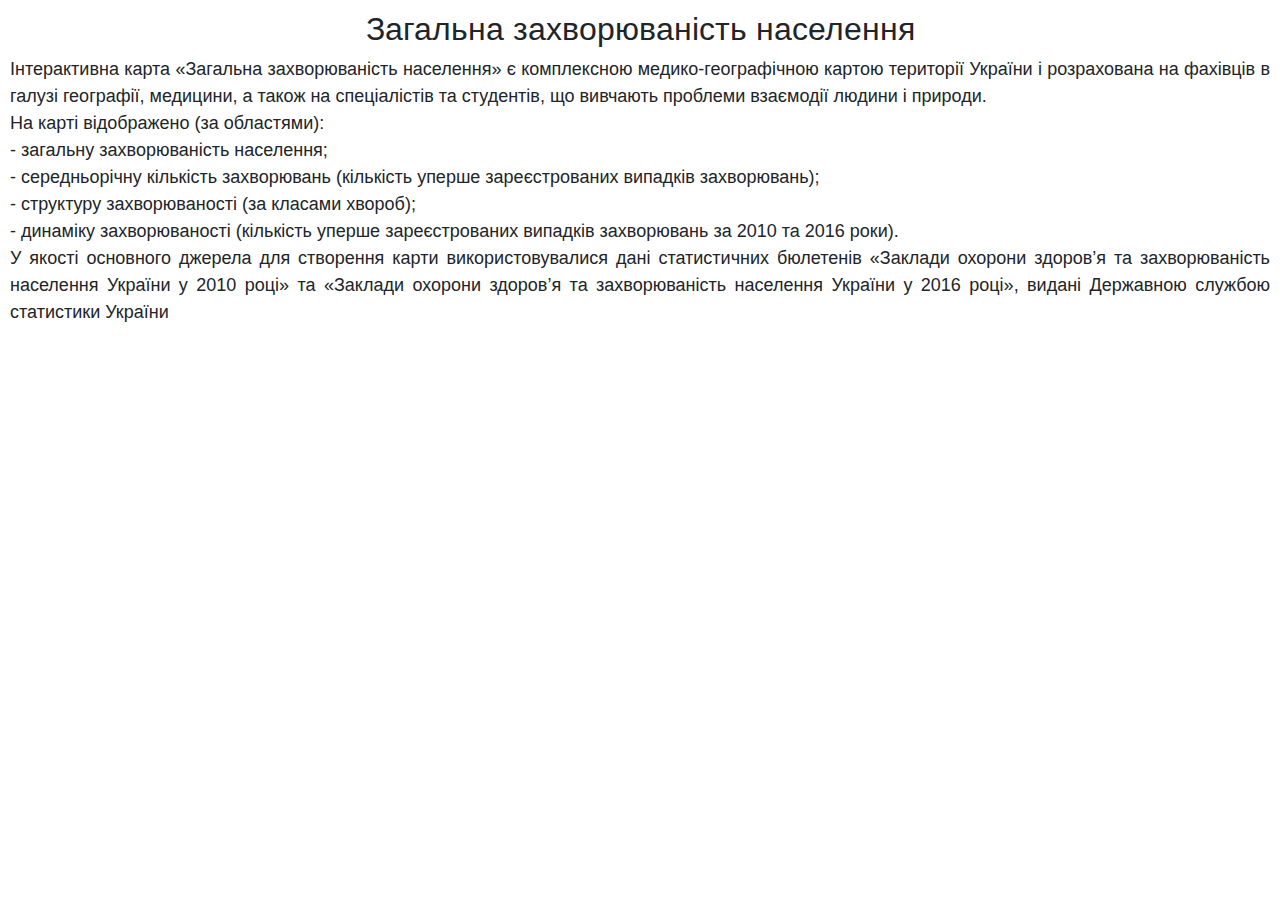
<file: info.html>
<!DOCTYPE html>

<head>

    <meta charset="utf-8">
    <meta http-equiv="X-UA-Compatible" content="IE=edge">
    <meta name="viewport" content="width=device-width, initial-scale=1">
    <meta name="description" content="">
    <meta name="author" content="">

    <title>Про карту</title>
   
   <link href="https://fonts.googleapis.com/css?family=Arimo:bolditalic" rel="stylesheet">
    <!-- Bootstrap Core CSS -->
    <link href="css/bootstrap.css" rel="stylesheet">
    <link href="css/shapes.css" rel="stylesheet">
<style type="text/css">
    body {
    font-family: Arial, Helvetica, sans-serif;
    font-size: 18px;
    margin:10px;
}
h2 {
text-align: center;
font-family:'Arimo', sans-serif;
font-style: bolditalic
}
p {
text-align: justify;
}
</style>

</head>

<body scroll="yes">
    
   <h2>Загальна захворюваність населення</h2>
           
            <p>Інтерактивна карта «Загальна захворюваність населення» є комплексною медико-географічною картою території України і розрахована на фахівців в галузі географії, медицини, а також на спеціалістів та студентів, що вивчають проблеми взаємодії людини і природи. <br>
            На карті відображено (за областями):<br>
            - загальну захворюваність населення;<br>
            - середньорічну кількість захворювань (кількість уперше зареєстрованих випадків захворювань);<br>
            - структуру захворюваності (за класами хвороб);<br>
            - динаміку захворюваності (кількість уперше зареєстрованих випадків захворювань за 2010 та 2016 роки).<br>
            У якості основного джерела для створення карти використовувалися дані статистичних бюлетенів «Заклади охорони здоров’я та захворюваність населення України у 2010 році» та «Заклади охорони здоров’я та захворюваність населення України у 2016 році», видані Державною службою статистики України</p>
 
</body>
</html>
</file>
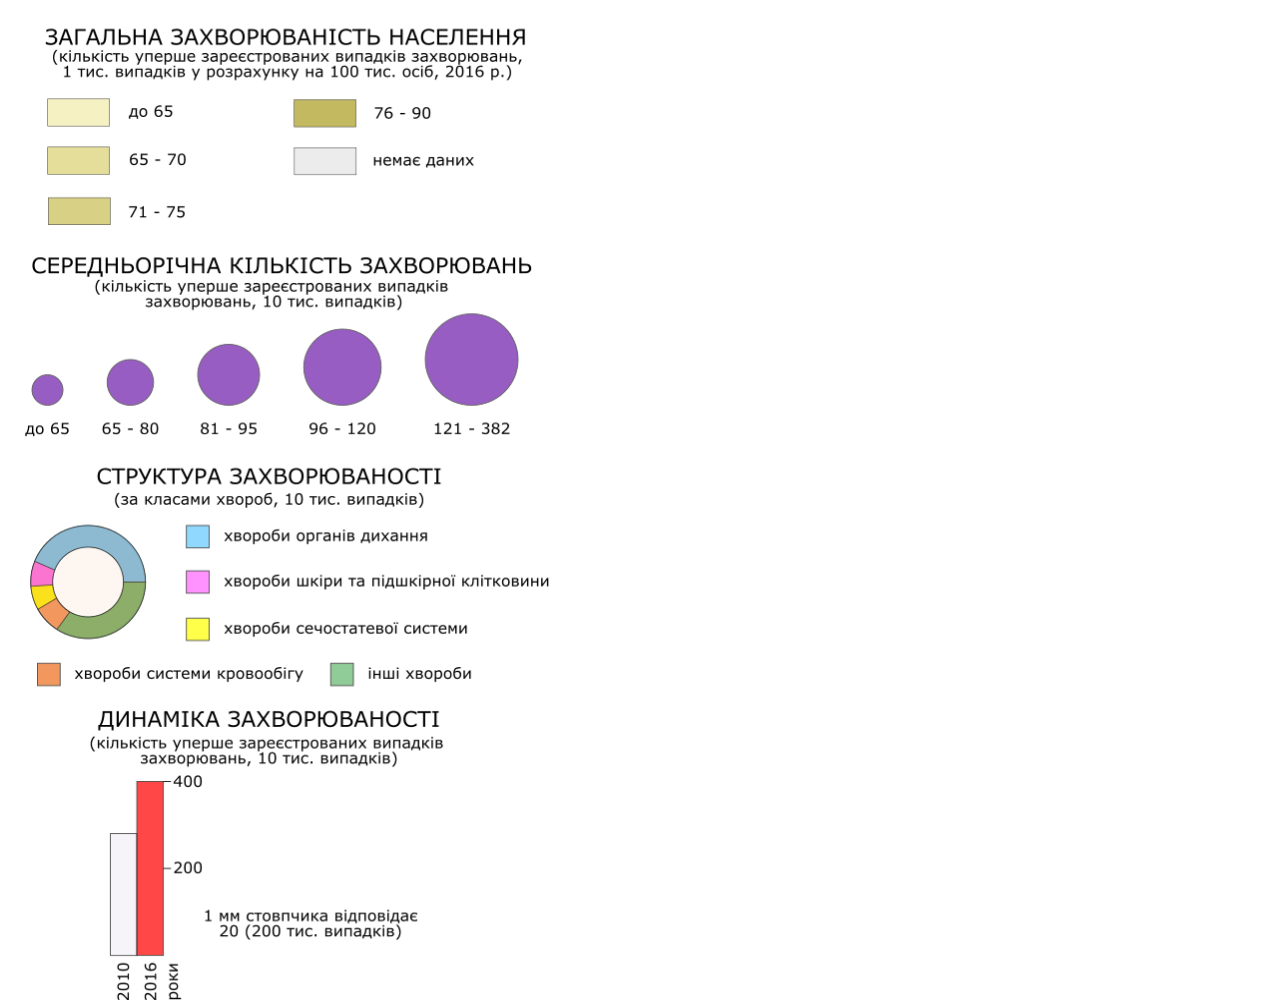
<file: legend.html>
<!DOCTYPE html>
<html lang="en">

<head>

    <meta charset="utf-8">
    <meta http-equiv="X-UA-Compatible" content="IE=edge">
    <meta name="viewport" content="width=device-width, initial-scale=1">
    <meta name="description" content="">
    <meta name="author" content="">

    <title>Легенда</title>

    <!-- Bootstrap Core CSS -->
    <link href="css/bootstrap.css" rel="stylesheet">
    <link href="css/shapes.css" rel="stylesheet">

</head>

<body>
    <style>
.page-wrapper 
}
    </style>
    <div class="page-wrapper">
		<img src="img/legend1.png" width="530" height="1000">
    </div>
</body>
</html>
</file>
<file: css/shapes.css>
@charset "utf-8";
/* CSS Document */


/* КВАДРАТ */
.line {
	width: 25px;
	height: 2px;
	/*border: 1px solid #000000;*/
}

/* КВАДРАТ */
.square {
	width: 25px;
	height: 25px;
	border: 1px solid #000000;
}


/* ПРЯМОУГОЛЬНИК */	
.rectangle {
	width: 30px;
	height: 20px;
	border: 1px solid #000000;
}


/* КРУГ */
.circle {
	width: 25px;
	height: 25px;
	border: 1px solid #000000;
	-moz-border-radius: 13px;
	-webkit-border-radius: 13px;
	border-radius: 13px;
}


/* ОВАЛ */
.oval {
	width: 200px;
	height: 100px;
	border: 1px solid #000000;
	-moz-border-radius: 100px / 50px;
	-webkit-border-radius: 100px / 50px;
	border-radius: 100px / 50px;
}


/* ТРЕУГОЛЬНИК */
.triangle {
	width: 0;
	height: 0;
	border-left: 15px solid transparent;
	border-right: 15px solid transparent;
}


/* РОМБ */
.diamond {
	width: 0;
	height: 0;
	border: 50px solid transparent;
	border-bottom-color: red;
	position: relative;
	top: -50px;
}
.diamond:after {
	content: '';
	position: absolute;
	left: -50px;
	top: 50px;
	width: 0;
	height: 0;
	border: 50px solid transparent;
	border-top-color: red;
}

 
/* ЗВЕЗДА */
.star-five {
   margin: 50px 0;
   position: relative;
   display: block;
   color: red;
   width: 0px;
   height: 0px;
   border-right:  100px solid transparent;
   border-bottom: 70px  solid red;
   border-left:   100px solid transparent;
   -moz-transform:    rotate(35deg);
   -webkit-transform: rotate(35deg);
   -ms-transform:     rotate(35deg);
   -o-transform:      rotate(35deg);
}
.star-five:before {
   border-bottom: 80px solid red;
   border-left: 30px solid transparent;
   border-right: 30px solid transparent;
   position: absolute;
   height: 0;
   width: 0;
   top: -45px;
   left: -65px;
   display: block;
   content: '';
   -webkit-transform: rotate(-35deg);
   -moz-transform:    rotate(-35deg);
   -ms-transform:     rotate(-35deg);
   -o-transform:      rotate(-35deg);

}
.star-five:after {
   position: absolute;
   display: block;
   color: red;
   top: 3px;
   left: -105px;
   width: 0px;
   height: 0px;
   border-right: 100px solid transparent;
   border-bottom: 70px solid red;
   border-left: 100px solid transparent;
   -webkit-transform: rotate(-70deg);
   -moz-transform:    rotate(-70deg);
   -ms-transform:     rotate(-70deg);
   -o-transform:      rotate(-70deg);
   content: '';
}

.page-wrapper {
	padding: 0 20px;
}

.legend-table td {
	padding: 5px 5px 5px 0;
}
</file>
